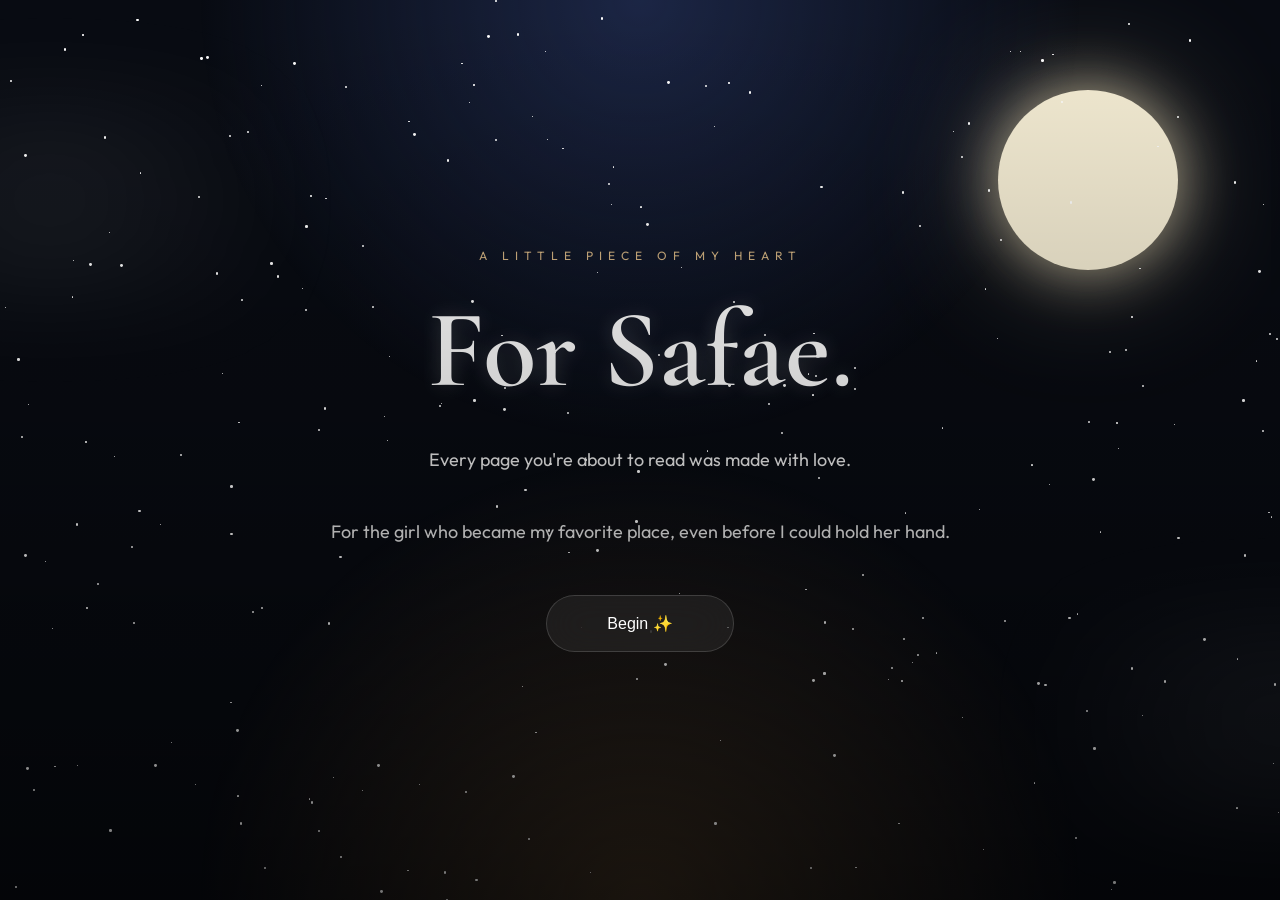
<file: index.html>
<!DOCTYPE html>
<html lang="en">

<head>

<meta charset="UTF-8">

<meta name="viewport" content="width=device-width, initial-scale=1.0">

<title>For Safae</title>

<link rel="stylesheet" href="css/home.css">

<link rel="preconnect" href="https://fonts.googleapis.com">
<link rel="preconnect" href="https://fonts.gstatic.com" crossorigin>

<link href="https://fonts.googleapis.com/css2?family=Cormorant+Garamond:wght@300;400;500;600;700&family=Outfit:wght@200;300;400;500&display=swap" rel="stylesheet">

</head>
<body>
<audio id="bgMusic" loop>
    <source src="assets/music/Strawberry Guy - Mrs Magic.mp3" type="audio/mpeg">
</audio>
<div id="stars"></div>
<div id="cloud1"></div>
<div id="cloud2"></div>

<div class="moon"></div>

<div class="overlay"></div>

<section class="hero">

<span class="mini">

A little piece of my heart

</span>

<h1>

For Safae.

</h1>

<p>

Every page you're about to read
was made with love.

<br><br>

For the girl who became my favorite place,
even before I could hold her hand.

</p>

<button id="begin">

Begin ✨

</button>

</section>

<script src="js/home.js"></script>

</body>

</html>
</file>
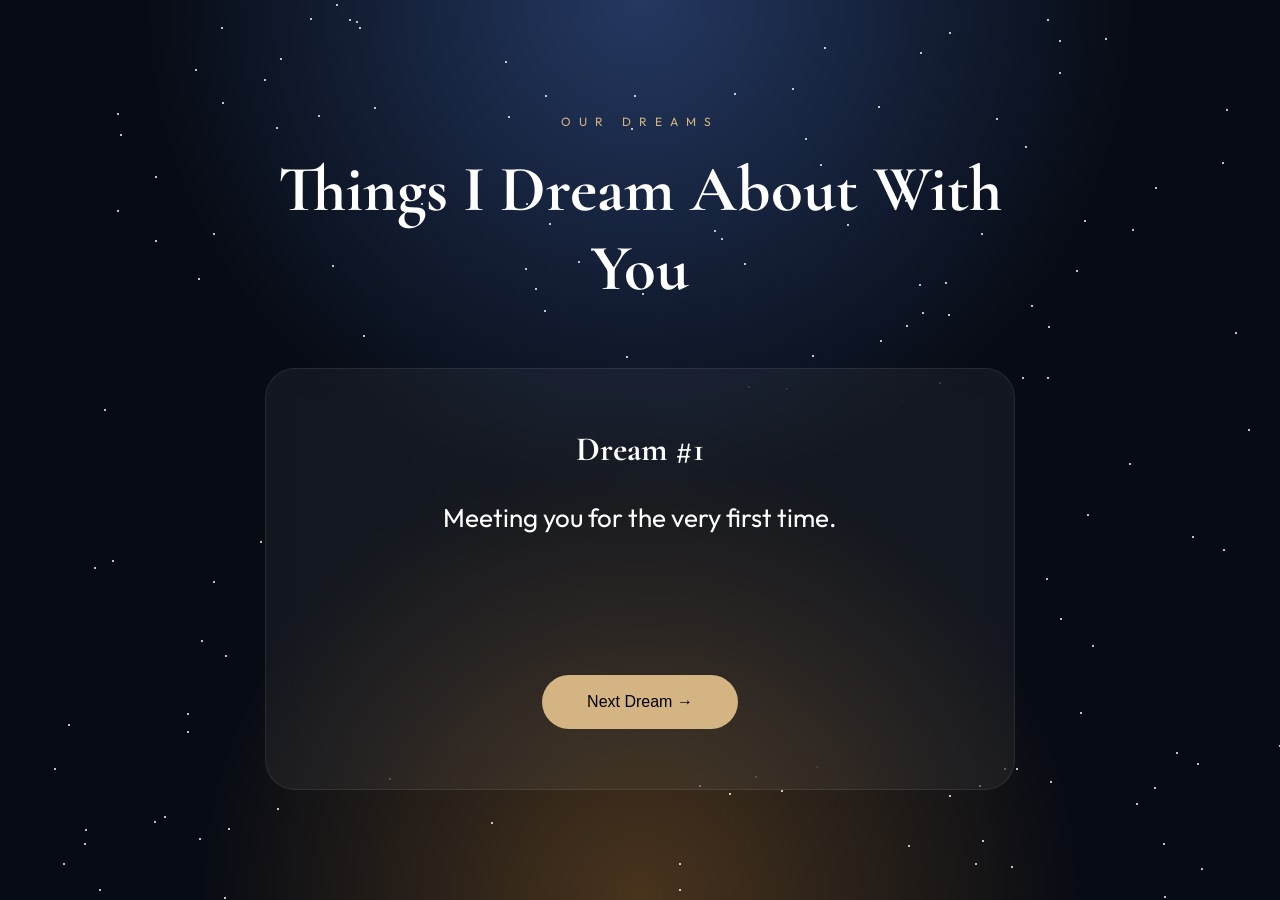
<file: dreams.html>
<!DOCTYPE html>
<html lang="en">

<head>

<meta charset="UTF-8">

<meta name="viewport" content="width=device-width, initial-scale=1.0">

<title>Our Dreams</title>

<link rel="stylesheet" href="css/dreams.css">

<link rel="preconnect" href="https://fonts.googleapis.com">

<link rel="preconnect" href="https://fonts.gstatic.com" crossorigin>

<link href="https://fonts.googleapis.com/css2?family=Cormorant+Garamond:wght@400;600&family=Outfit:wght@300;500&display=swap" rel="stylesheet">

</head>

<body>

<div id="stars"></div>

<div class="container">

<span class="subtitle">
OUR DREAMS
</span>

<h1>
Things I Dream About With You
</h1>

<div class="card">

<h2 id="dreamNumber">
Dream #1
</h2>

<p id="dreamText">
Meeting you for the very first time.
</p>

<button id="nextDream">
Next Dream →
</button>

</div>

</div>

<script src="js/dreams.js"></script>

</body>

</html>
</file>
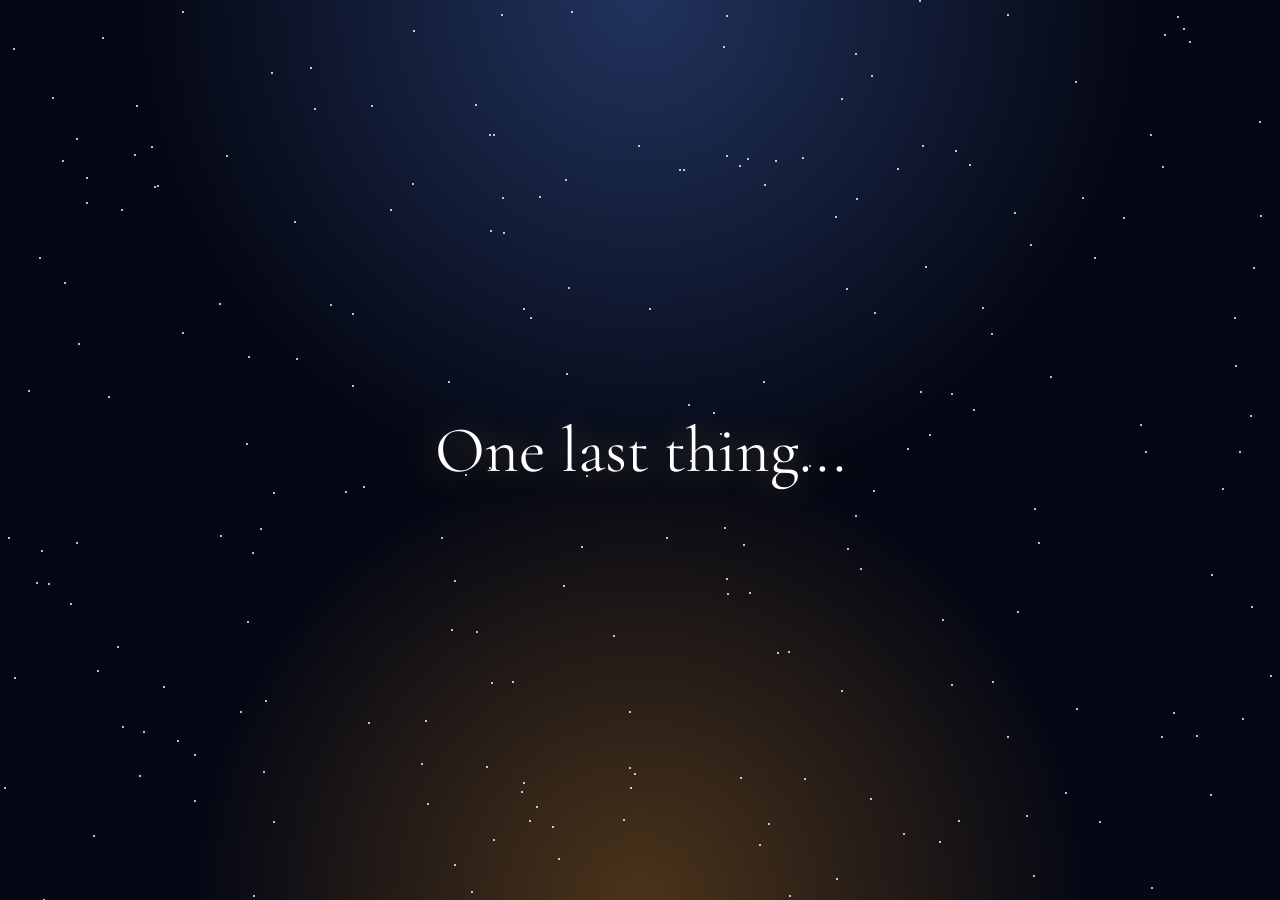
<file: forever.html>
<!DOCTYPE html>
<html lang="en">

<head>

<meta charset="UTF-8">

<meta name="viewport" content="width=device-width, initial-scale=1.0">

<title>Forever</title>

<link rel="preconnect" href="https://fonts.googleapis.com">
<link rel="preconnect" href="https://fonts.gstatic.com" crossorigin>

<link href="https://fonts.googleapis.com/css2?family=Cormorant+Garamond:wght@400;600;700&family=Outfit:wght@300;400&display=swap" rel="stylesheet">

<link rel="stylesheet" href="css/forever.css">

</head>

<body>

<div id="stars"></div>

<div id="hearts"></div>

<div class="text" id="text"></div>

<div class="card" id="card">

<h1>❤️ I LOVE YOU ❤️</h1>

<div class="langs">

<p>🇬🇧 I love you</p>

<p>🇪🇸 Te amo</p>

<p>🇲🇦 كنحبك</p>

<p>🇮🇹 Ti amo</p>

<p>🇫🇷 Je t'aime</p>

<p>🇩🇪 Ich liebe dich</p>

<p>🇵🇹 Eu te amo</p>

<p>🇯🇵 愛してる</p>

<p>🇰🇷 사랑해</p>

<p>🇨🇳 我爱你</p>

<p>🇹🇷 Seni seviyorum</p>

<p>🇷🇺 Я люблю тебя</p>
<p>🇲🇽 Te quiero</p>

<p>🇺🇸 You're my favorite person.</p>

<p>🌙 Always you.</p>
</div>

<div class="line"></div>

<p class="end">

Maybe this website has an end...

<br><br>

but my love for you never will.

</p>

<h2>

Forever yours,

<br>

Your Moroccan boy,

<br>

Rayan 🇲🇦❤️

</h2>

<button onclick="location.href='index.html'">

Read it again ♡

</button>

</div>

<script src="js/forever.js"></script>

</body>
<audio id="bgMusic" autoplay loop>
    <source src="assets/music/Until I Found You -Stephen Sanchez & Em Beihold(Slowed & Reverb).mp3" type="audio/mpeg">
</audio>

</html>
</file>
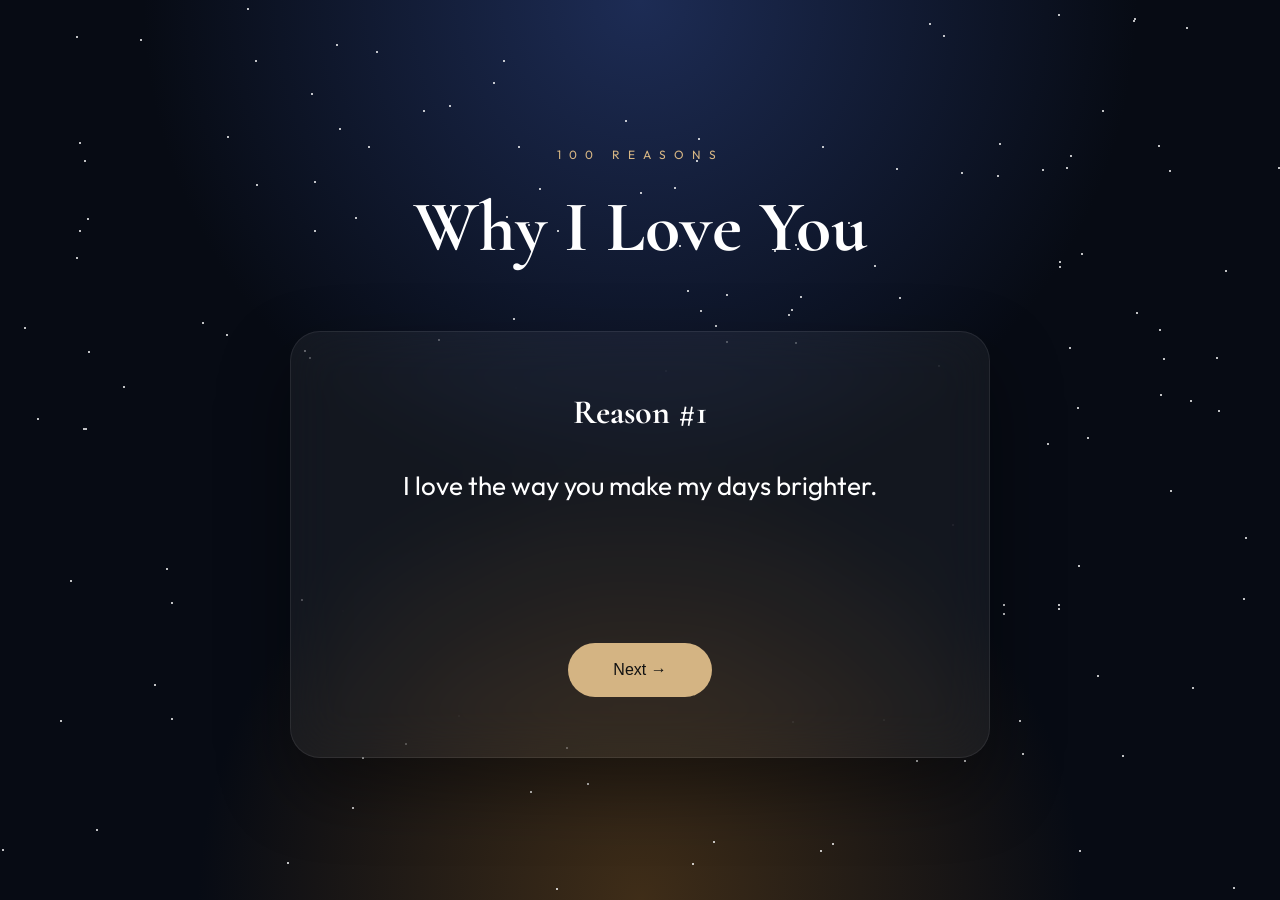
<file: reasons.html>
<!DOCTYPE html>
<html lang="en">

<head>

<meta charset="UTF-8">

<meta name="viewport" content="width=device-width, initial-scale=1.0">

<title>100 Reasons</title>

<link rel="stylesheet" href="css/reasons.css">

<link rel="preconnect" href="https://fonts.googleapis.com">

<link rel="preconnect" href="https://fonts.gstatic.com" crossorigin>

<link href="https://fonts.googleapis.com/css2?family=Cormorant+Garamond:wght@400;600&family=Outfit:wght@300;400;500&display=swap" rel="stylesheet">

</head>

<body>
    <audio id="bgMusic" loop>
    <source src="assets/music/Strawberry Guy - Mrs Magic.mp3" type="audio/mpeg">
</audio>

<div id="stars"></div>

<div class="container">

<span class="subtitle">
100 Reasons
</span>

<h1>
Why I Love You
</h1>

<div class="card">

<h2 id="number">
Reason #1
</h2>

<p id="reason">

I love the way you make my days brighter.

</p>

<button id="next">

Next →

</button>

</div>

</div>

<script src="js/reasons.js"></script>

</body>


</html>
</file>
<file: css/home.css>
*{
margin:0;
padding:0;
box-sizing:border-box;
}

body{

background:#080B12;

overflow:hidden;

height:100vh;

font-family:'Outfit',sans-serif;

color:white;

position:relative;

}

body::before{

content:"";

position:absolute;

width:100%;

height:100%;

background:
radial-gradient(circle at top,#1e294b 0%,transparent 40%),
radial-gradient(circle at bottom,#3d2f20 0%,transparent 40%);

opacity:.9;

z-index:-4;

}

.moon{

position:absolute;

width:180px;

height:180px;

border-radius:50%;

background:#f6eed5;

right:8%;

top:10%;

box-shadow:

0 0 60px rgba(255,240,200,.7),

0 0 140px rgba(255,240,200,.3);

filter:blur(.4px);

z-index:-3;

}

#stars{

position:absolute;

width:100%;

height:100%;

overflow:hidden;

}

.star{

position:absolute;

width:2px;

height:2px;

background:white;

border-radius:50%;

animation:twinkle infinite;

}

@keyframes twinkle{

0%{

opacity:.2;

transform:scale(.5);

}

50%{

opacity:1;

transform:scale(1.8);

}

100%{

opacity:.2;

transform:scale(.5);

}

}

#cloud1,#cloud2{

position:absolute;

width:700px;

height:220px;

background:radial-gradient(circle,
rgba(255,255,255,.07),
transparent 70%);

filter:blur(45px);

}

#cloud1{

top:90px;

left:-300px;

animation:cloud1 70s linear infinite;

}

#cloud2{

bottom:70px;

right:-350px;

animation:cloud2 90s linear infinite;

}

@keyframes cloud1{

to{

transform:translateX(1800px);

}

}

@keyframes cloud2{

to{

transform:translateX(-1800px);

}

}

.overlay{

position:absolute;

inset:0;

background:linear-gradient(to bottom,
transparent,
rgba(0,0,0,.2),
rgba(0,0,0,.55));

}

.hero{

height:100vh;

display:flex;

flex-direction:column;

justify-content:center;

align-items:center;

text-align:center;

padding:25px;

}

.mini{

letter-spacing:6px;

text-transform:uppercase;

font-size:12px;

color:#d4b483;

margin-bottom:20px;

}

h1{

font-family:'Cormorant Garamond',serif;

font-size:110px;

font-weight:600;

text-shadow:

0 0 20px rgba(255,255,255,.2);

margin-bottom:25px;

}

p{

max-width:650px;

line-height:2;

font-size:18px;

color:#efefef;

margin-bottom:45px;

}

button{

padding:18px 60px;

background:rgba(255,255,255,.06);

backdrop-filter:blur(20px);

border:1px solid rgba(255,255,255,.15);

border-radius:50px;

color:white;

font-size:16px;

cursor:pointer;

transition:.4s;

}

button:hover{

transform:translateY(-6px);

box-shadow:0 0 40px rgba(212,180,131,.35);

border-color:#d4b483;

}

@media(max-width:768px){

h1{

font-size:65px;

}

p{

font-size:15px;

}

button{

width:90%;

max-width:300px;

}

.moon{

width:120px;
height:120px;

}

}
</file>
<file: css/dreams.css>
*{
margin:0;
padding:0;
box-sizing:border-box;
}

body{

font-family:'Outfit',sans-serif;

background:#070b14;

display:flex;

justify-content:center;

align-items:center;

min-height:100vh;

overflow:hidden;

color:white;

position:relative;

}

body::before{

content:"";

position:absolute;

inset:0;

background:

radial-gradient(circle at top,#243861,transparent 45%),

radial-gradient(circle at bottom,#49341d,transparent 40%);

z-index:-2;

}

#stars{

position:absolute;

inset:0;

overflow:hidden;

}

.star{

position:absolute;

width:2px;

height:2px;

background:white;

border-radius:50%;

animation:twinkle infinite;

}

@keyframes twinkle{

0%{opacity:.2;}

50%{opacity:1;}

100%{opacity:.2;}

}

.container{

width:90%;

max-width:750px;

text-align:center;

}

.subtitle{

letter-spacing:8px;

font-size:12px;

color:#d4b483;

}

h1{

font-family:'Cormorant Garamond',serif;

font-size:65px;

margin:20px 0 60px;

}

.card{

background:rgba(255,255,255,.05);

backdrop-filter:blur(18px);

padding:60px;

border-radius:30px;

border:1px solid rgba(255,255,255,.08);

}

h2{

font-family:'Cormorant Garamond',serif;

font-size:34px;

margin-bottom:25px;

}

#dreamText{

font-size:26px;

line-height:1.8;

min-height:140px;

}

button{

margin-top:40px;

padding:18px 45px;

border:none;

border-radius:50px;

background:#d4b483;

cursor:pointer;

font-size:16px;

transition:.3s;

}

button:hover{

transform:translateY(-4px);

}

@media(max-width:768px){

h1{

font-size:45px;

}

#dreamText{

font-size:20px;

}

.card{

padding:35px;

}

button{

width:100%;

}

}
</file>
<file: css/forever.css>
*{
margin:0;
padding:0;
box-sizing:border-box;
}

body{

font-family:'Outfit',sans-serif;

background:#050814;

overflow:hidden;

display:flex;

justify-content:center;

align-items:center;

height:100vh;

color:white;

position:relative;

}

body::before{

content:"";

position:absolute;

inset:0;

background:

radial-gradient(circle at top,#21335d,transparent 45%),

radial-gradient(circle at bottom,#4b341a,transparent 40%);

z-index:-3;

}

#stars,
#hearts{

position:absolute;

inset:0;

overflow:hidden;

pointer-events:none;

}

.star{

position:absolute;

width:2px;

height:2px;

background:white;

border-radius:50%;

animation:twinkle infinite;

}

@keyframes twinkle{

0%{opacity:.2;transform:scale(.5);}
50%{opacity:1;transform:scale(1.8);}
100%{opacity:.2;transform:scale(.5);}

}

.heart{

position:absolute;

bottom:-40px;

font-size:18px;

opacity:.4;

animation:floatUp linear forwards;

}

@keyframes floatUp{

from{

transform:translateY(0);

opacity:.2;

}

to{

transform:translateY(-120vh);

opacity:.9;

}

}

.text{

position:absolute;

font-family:'Cormorant Garamond',serif;

font-size:65px;

text-align:center;

opacity:0;

transition:1s;

text-shadow:0 0 35px rgba(255,215,120,.4);

padding:20px;

}

.card{

opacity:0;

transform:scale(.9);

transition:1.5s;

width:90%;

max-width:650px;

padding:50px;

border-radius:30px;

background:rgba(255,255,255,.06);

backdrop-filter:blur(20px);

border:1px solid rgba(255,255,255,.12);

text-align:center;

box-shadow:0 25px 60px rgba(0,0,0,.45);

}

.card.show{

opacity:1;

transform:scale(1);

}

.card h1{

font-family:'Cormorant Garamond',serif;

font-size:60px;

margin-bottom:30px;

}

.langs{

display:grid;

grid-template-columns:1fr 1fr;

gap:12px;

margin:30px 0;

font-size:22px;

}

.line{

width:80%;

height:1px;

background:rgba(255,255,255,.2);

margin:30px auto;

}

.end{

font-size:20px;

line-height:1.8;

}

h2{

margin-top:35px;

font-family:'Cormorant Garamond',serif;

font-size:36px;

line-height:1.5;

}

button{

margin-top:35px;

padding:16px 40px;

border:none;

border-radius:40px;

background:#d8b784;

cursor:pointer;

font-size:16px;

transition:.35s;

}

button:hover{

transform:translateY(-4px);

box-shadow:0 0 25px rgba(216,183,132,.5);

}

@media(max-width:768px){

.text{

font-size:42px;

}

.card{

padding:30px;

}

.card h1{

font-size:42px;

}

.langs{

grid-template-columns:1fr;

font-size:18px;

}

h2{

font-size:28px;

}

}
</file>
<file: css/reasons.css>
*{
margin:0;
padding:0;
box-sizing:border-box;
}

body{

font-family:'Outfit',sans-serif;

background:#070b14;

min-height:100vh;

display:flex;

justify-content:center;

align-items:center;

overflow:hidden;

color:white;

position:relative;

}

body::before{

content:"";

position:absolute;

inset:0;

background:

radial-gradient(circle at top,#1d2c55,transparent 45%),

radial-gradient(circle at bottom,#3f2d18,transparent 40%);

z-index:-3;

}

#stars{

position:absolute;

inset:0;

overflow:hidden;

}

.star{

position:absolute;

width:2px;

height:2px;

background:white;

border-radius:50%;

animation:twinkle infinite;

}

@keyframes twinkle{

0%{opacity:.2;transform:scale(.6);}
50%{opacity:1;transform:scale(1.8);}
100%{opacity:.2;transform:scale(.6);}

}

.container{

text-align:center;

width:90%;

max-width:700px;

}

.subtitle{

letter-spacing:8px;

text-transform:uppercase;

font-size:12px;

color:#d8b784;

}

h1{

font-family:'Cormorant Garamond',serif;

font-size:72px;

margin:20px 0 60px;

}

.card{

background:rgba(255,255,255,.05);

backdrop-filter:blur(25px);

padding:60px;

border-radius:30px;

border:1px solid rgba(255,255,255,.08);

box-shadow:

0 30px 70px rgba(0,0,0,.4);

animation:appear 1s ease;

}

@keyframes appear{

from{

opacity:0;

transform:translateY(40px);

}

to{

opacity:1;

transform:translateY(0);

}

}

h2{

font-size:34px;

margin-bottom:30px;

font-family:'Cormorant Garamond',serif;

}

#reason{

font-size:26px;

line-height:1.8;

min-height:140px;

}

button{

margin-top:40px;

padding:18px 45px;

border:none;

border-radius:50px;

background:#d4b483;

color:#111;

cursor:pointer;

font-size:16px;

transition:.35s;

}

button:hover{

transform:translateY(-5px);

box-shadow:0 0 25px rgba(212,180,131,.4);

}

@media(max-width:768px){

h1{

font-size:48px;

}

.card{

padding:35px;

}

#reason{

font-size:20px;

}

button{

width:100%;

}

}
</file>
